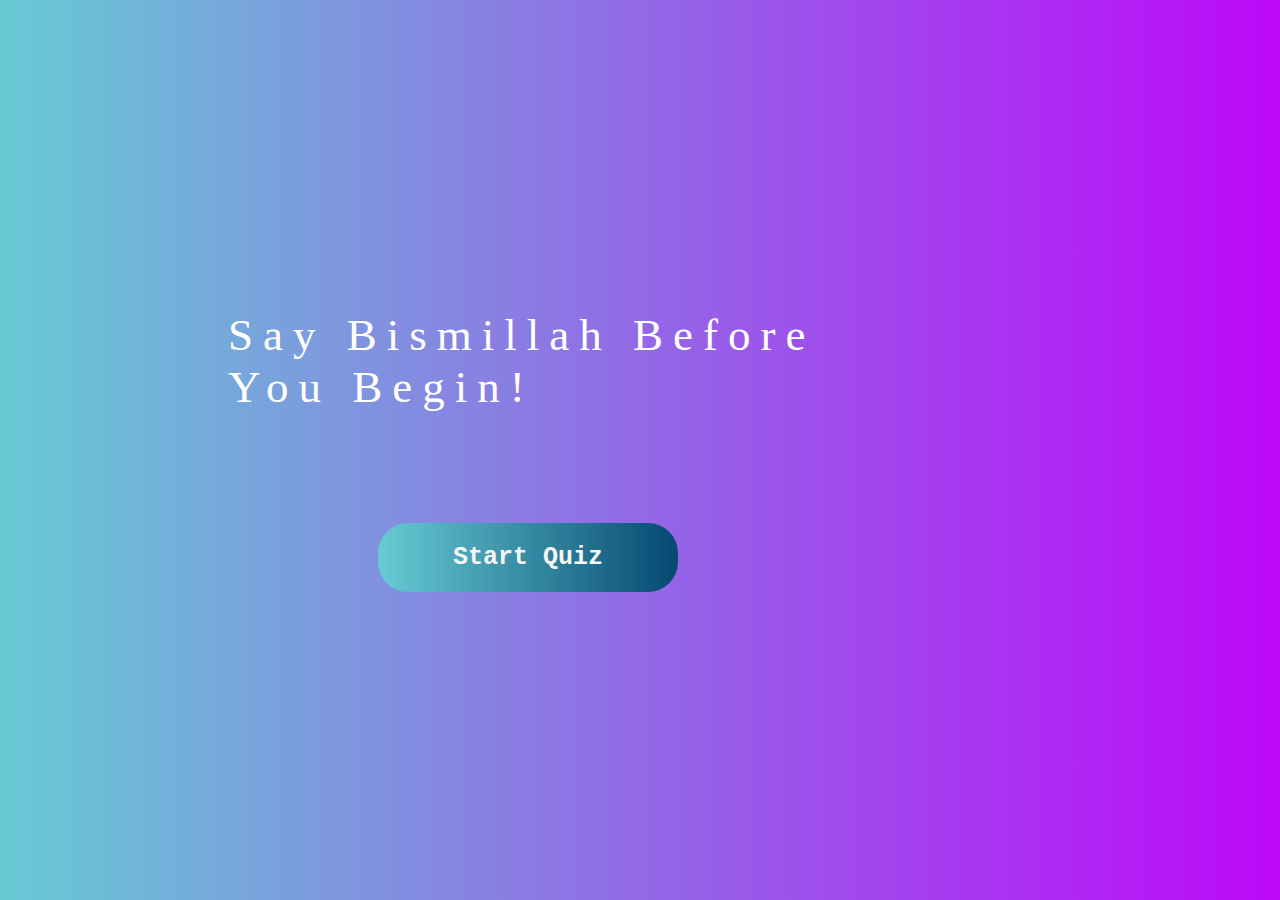
<file: index.html>
<!DOCTYPE html>
<html lang="en">
<head>
    <meta charset="UTF-8">
    <meta http-equiv="X-UA-Compatible" content="IE=edge">
    <meta name="viewport" content="width=device-width, initial-scale=1.0">
    <link rel="stylesheet" href="./assets/css/style.css">
    <title>Islamic Quiz</title>
</head>
<body>
     <div class="page-space">
            <h1 class="intro">Say Bismillah Before You Begin!</h1>
            <a href="quiz.html" class="btn">Start Quiz</a>
     </div>  
</body>
</html>
</file>
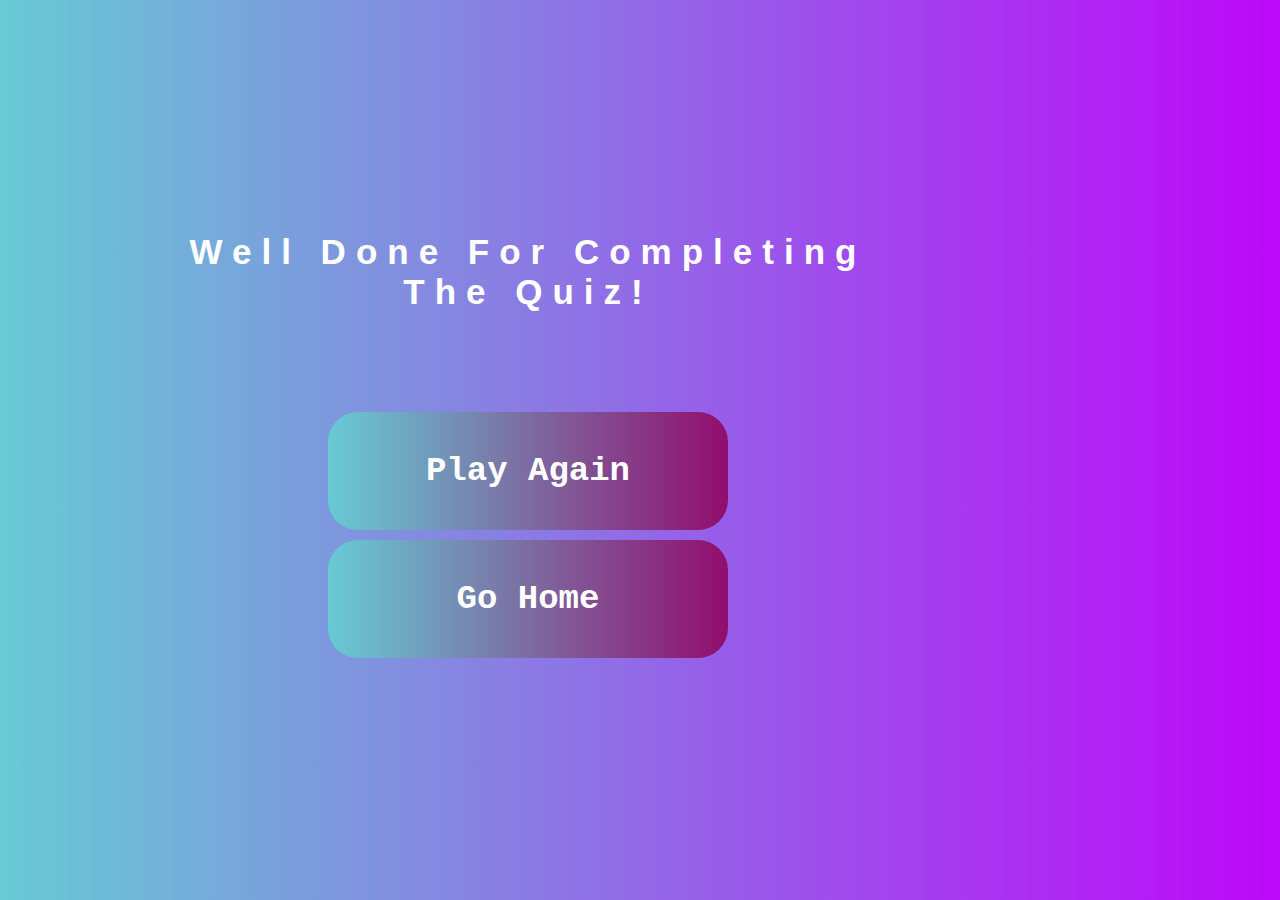
<file: final.html>
<!DOCTYPE html>
<html lang="en">
<head>
    <meta charset="UTF-8">
    <meta http-equiv="X-UA-Compatible" content="IE=edge">
    <meta name="viewport" content="width=device-width, initial-scale=1.0">
    <link rel="stylesheet" href="./assets/css/style.css">
    <title>Islamic Quiz</title>
</head>
<body>
    <div class="page-space">
        <h1 class="congrats">Well Done For Completing The Quiz!</h1>
            <a href="quiz.html" class="play-btn">Play Again</a>
            <a href="index.html" class="play-btn">Go Home</a>
        </div>
    </div>
</body>
</html>
</file>
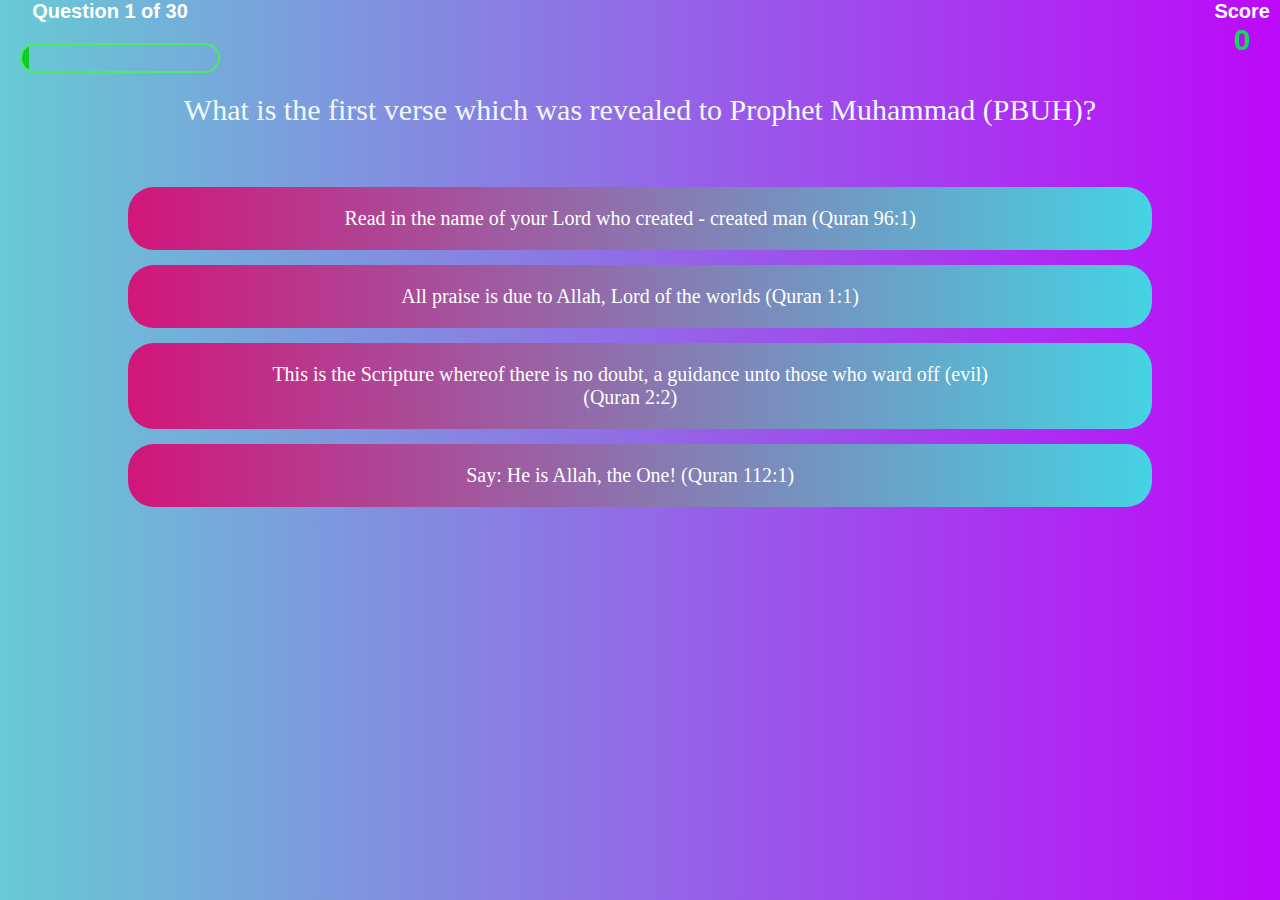
<file: quiz.html>
<!DOCTYPE html>
<html lang="en">
<head>
    <meta charset="UTF-8">
    <meta http-equiv="X-UA-Compatible" content="IE=edge">
    <meta name="viewport" content="width=device-width, initial-scale=1.0">
    <link rel="stylesheet" href="./assets/css/style.css">
    <title>Islamic Quiz</title>
</head>
<body>
    <div class="space">
        <div id="quiz">
            <div id="quizContent">
                <div class="quizItems">
                    <p id="progressText" class="quizText">
                       Question
                    </p>
                    <div id="quizProgress">
                        <div id="mainProgress"></div>
                    </div>
                </div>
                <div class="quizItems">
                    <p class="quizText">
                        Score
                    </p>
                    <h1 class="mainText" id="score">
                        0
                    </h1>
                </div>
            </div>
            <h1 id="question">What is The Answer to This Question?</h1>
            <div class="choice-space">
                <p class="choice-texts" data-number="1">Choice  1</p>
            </div>
            <div class="choice-space">
                <p class="choice-texts" data-number="2">Choice 2</p>
            </div>
            <div class="choice-space">
                <p class="choice-texts" data-number="3">Choice 3</p>
            </div>
            <div class="choice-space">
                <p class="choice-texts" data-number="4">Choice 4</p>
            </div>
        </div>
    </div>
    <script src="./assets/js/quiz.js"></script>
</body> 
</html>
</file>
<file: assets/css/style.css>
* {
    box-sizing: border-box;
    margin: 0;
    padding: 0;
    font-size: 62.5%;
    font-family: 'Poppins', sans-serif;
}

body {
    background: linear-gradient(90deg, rgb(103, 203, 212) 0%, rgb(189, 8, 249) 100%);
}

img {
    max-width: 100%;
    height: auto;
}

/* Homepage */

.intro {
    color: #fff;
    margin-bottom: 10rem;
    font-family: fantasy;
    font-weight: 500;
    margin-left: 8rem;
    letter-spacing: 1rem;
    font-size: 4.5rem;
}


.page-space {
    width: 100vw;
    height: 100vh;
    display: flex;
    justify-content: center;
    flex-direction: column;
    align-items: center;
    max-width: 50rem;
    margin: 0 auto;
    padding: 2rem;
}


.btn {
    font-size: 2.5rem;
    padding: 2rem;
    width: 30rem;
    text-align: center;
    margin-top: 1rem;
    text-decoration: none;
    color: whitesmoke;
    background: linear-gradient(90deg, rgb(103, 203, 212) 0%, rgb(6, 73, 114) 100%);
    border-radius: 30px;
    font-family:'Courier New', Courier, monospace;
    font-weight: 600;
}

.btn:hover {
    cursor: pointer;
    box-shadow: 0 0.4rem 1.4rem 0 rgb(8, 115, 242, 0.5);
    transition: transform 150ms;
    transform: scale(1.10);
}

.btn[disabled]:hover {
    cursor: not-allowed;
    box-shadow: none;
    transform: none;
}


/* Quiz Page */
  
  .choice-space {
    display: flex;
    margin-bottom: 1.5rem;
    border-radius: 26px;
    font-size: 2rem;
    padding: 1rem;
    background: linear-gradient(90deg, rgb(210, 22, 122) 0%, rgb(69, 211, 227) 100%);
    width: 80%;
    margin-left: 10%;
  }
  
  .choice-space:hover {
    cursor: pointer;
    box-shadow: 0 0.4rem 1.4rem 0 rgba(68, 211, 236, 0.5);
    transform: scale(1.06) translateZ(0);
  }
  
  .quiz {
    flex-direction: column;
    justify-content: center;
  }
  
  #question {
    font-size: 3rem;
    font-family: fantasy;
    margin-bottom: 6rem;
    color: aliceblue;
    font-weight: 400;
    width: 80%;
    margin-left: 10%;
    text-align: center;
  }
  
  p {
    color: white;
    font-weight: 800;
    width: 80%;
    margin-left: 10%;
  }
  
  .choice-texts {
    padding: 1rem;
    color: #fff;
    font-family: 'Poppins';
    font-weight: 500;
    font-size: 2rem;
    text-align: center;
    margin-right: 12rem;
  }
  
  .correct {
    background: linear-gradient(32deg, rgba(11, 223, 36) 0%, rgb(41, 232, 111) 100%);
  }
  
  .incorrect {
    background: linear-gradient(32deg, rgba(230, 29, 29, 1) 0%, rgb(224, 11, 11, 1) 100%);
  }
  
  
  #quizContent {
    display: flex;
    justify-content: space-between;
  }
  
  .quizText {
    text-align: center;
    font-size: 2rem;
    margin-right: 2rem;
  }
  
  
  .mainText {
    text-align: center;
    color: rgb(11, 219, 87);
    font-size: 3rem;
  }
  
  #quizProgress {
    width: 20rem;
    height: 3rem;
    border: 0.2rem solid rgb(75, 237, 94);
    margin-top: 2rem;
    border-radius: 50px;
    overflow: hidden;
    margin-left: 2rem;
    margin-bottom: 2rem;
  }
  
  #mainProgress {
    height: 100%;
    background: rgb(19, 202, 41);
  }
  

  
  /* Final Page */

  .page-space {
    width: 100vw;
    height: 100vh;
    display: flex;
    justify-content: center;
    flex-direction: column;
    align-items: center;
    max-width: 80rem;
    margin: 0 auto;
    padding: 2rem;
    width: 80%;
    margin-left: 10%;
}

.congrats {
    font-size: 3.5rem;
    font-family:'Lucida Sans', 'Lucida Sans Regular', 'Lucida Grande', 'Lucida Sans Unicode', Geneva, Verdana, sans-serif;
    font-weight: 800;
    margin-bottom: 10rem;
    letter-spacing: 1rem;
    color: #fff;
    text-align: center;
}

.play-btn {
    font-size: 3.4rem;
    padding: 4rem;
    width: 40rem;
    text-align: center;
    margin-bottom: 1rem;
    text-decoration: none;
    color: #fff;
    background: linear-gradient(90deg, rgb(103, 203, 212) 0%, rgb(145, 13, 110) 100%);
    border-radius: 30px;
    font-family:'Courier New', Courier, monospace;
    font-weight: 600;
}

.play-btn:hover {
    cursor: pointer;
    box-shadow: 0 0.4rem 1.4rem 0 rgb(8, 115, 242, 0.5);
    transition: transform 150ms;
    transform: scale(1.10);
}

.play-btn[disabled]:hover {
    cursor: not-allowed;
    box-shadow: none;
    transform: none;
}


/* Website Responsiveness */

@media screen and (max-width: 768px) {
  .intro {
    margin-left: 2rem;
    text-align: center;
  }

  .page-space {
    margin-top: 4rem;
  }

  .btn {
    width: 100%;
  }

  .choice-space {
    min-width: auto;
  }
}
</file>
